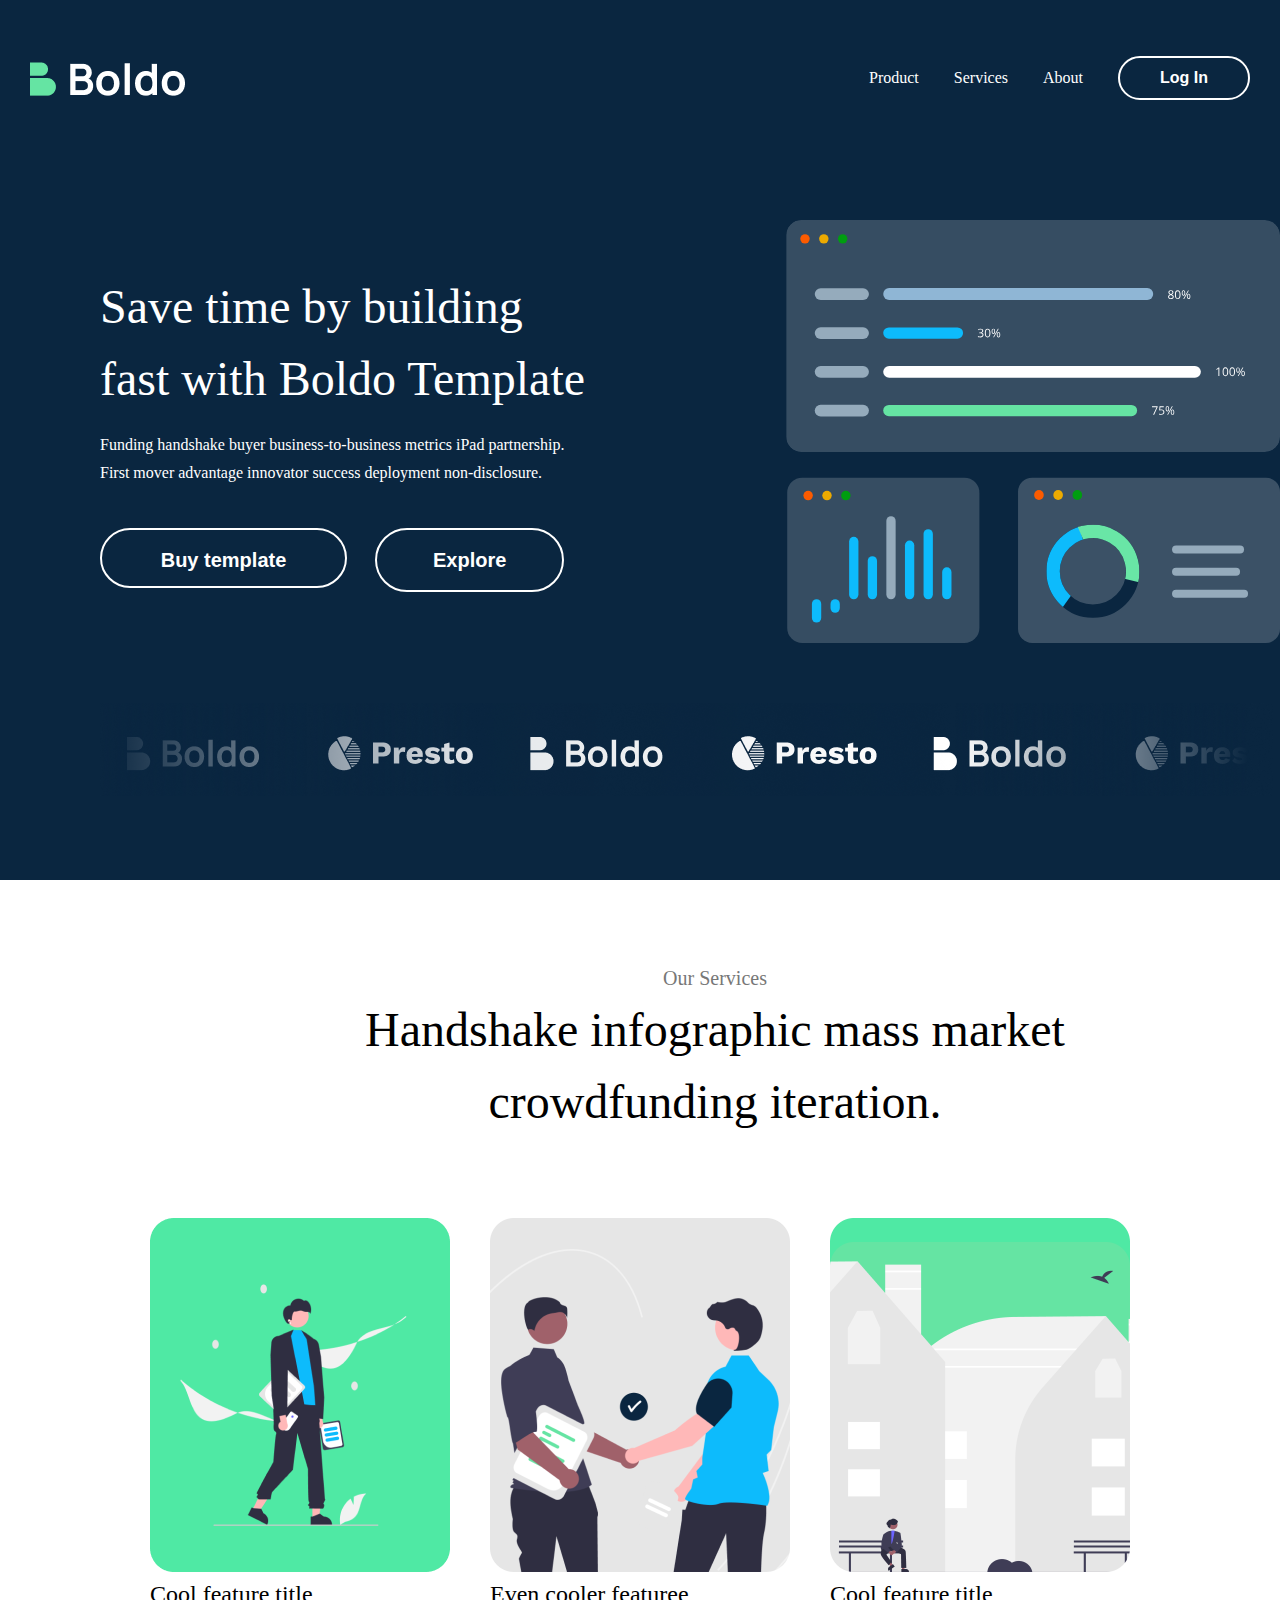
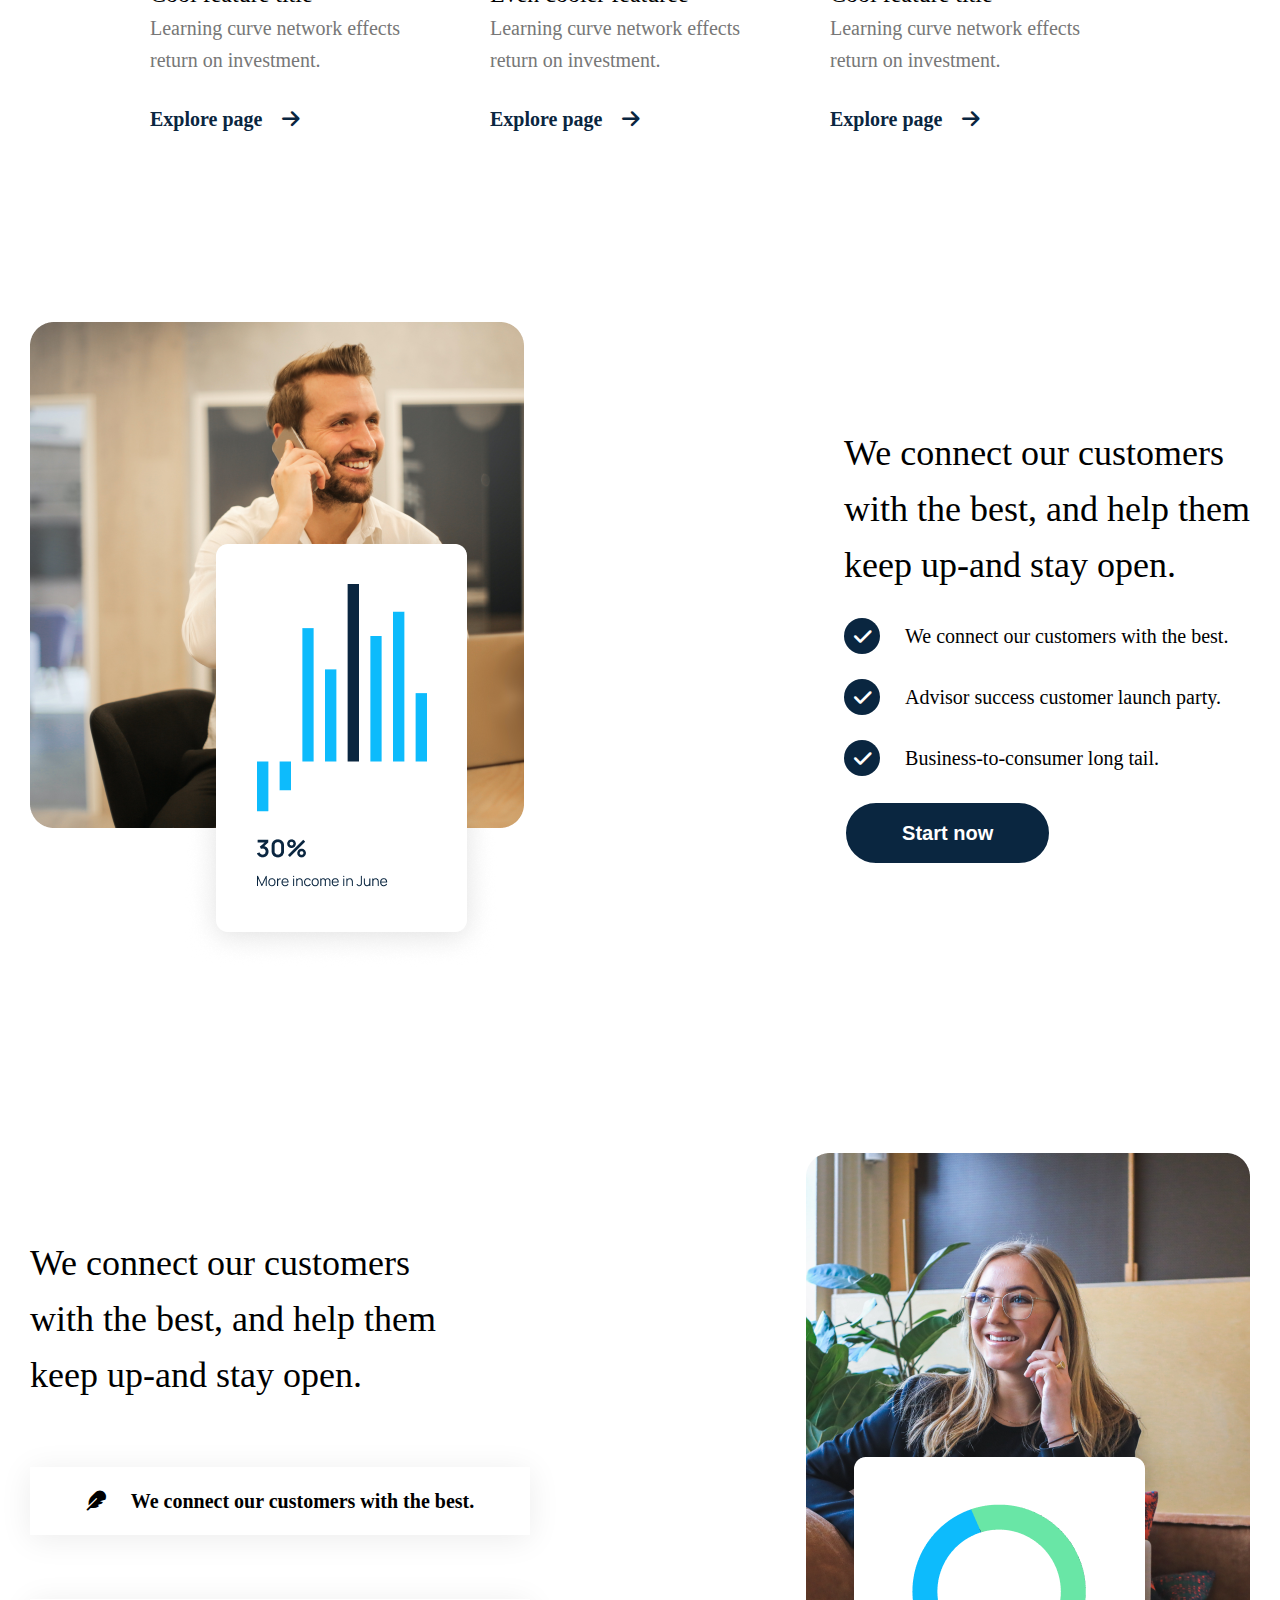
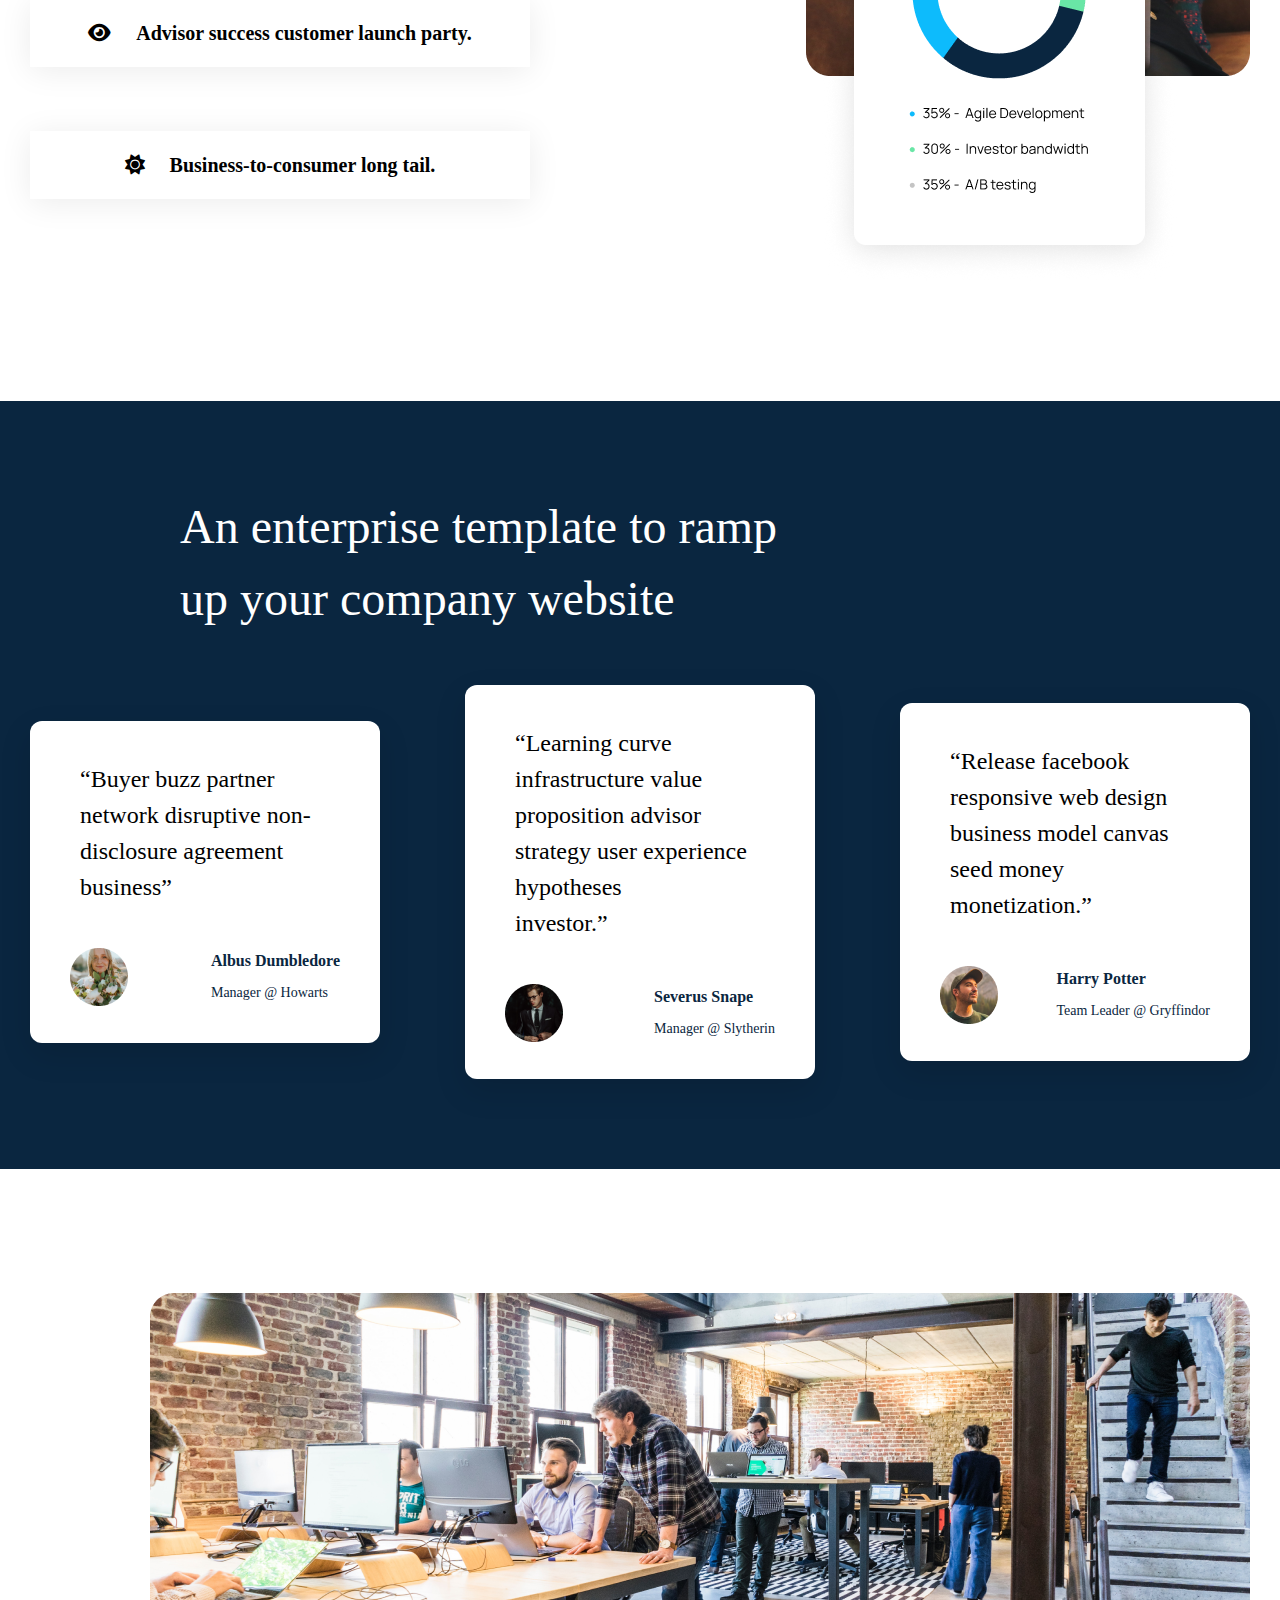
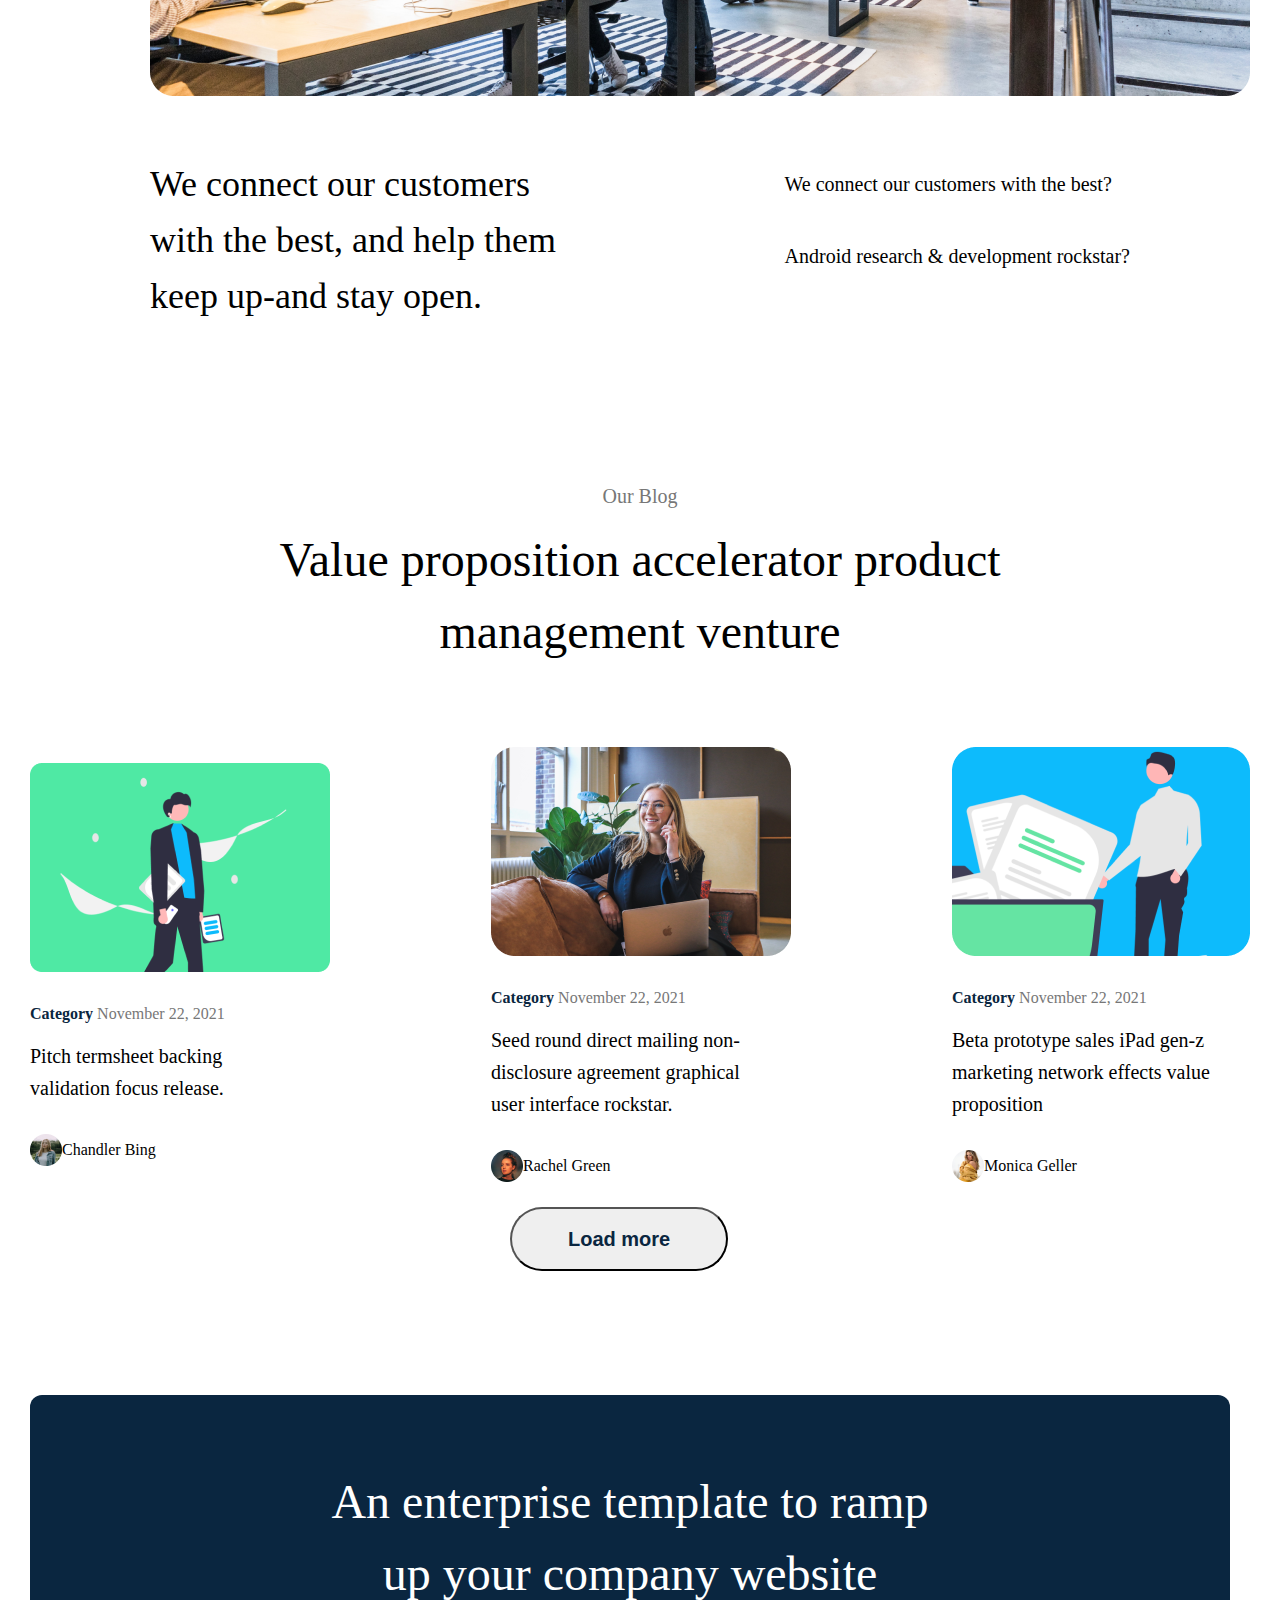
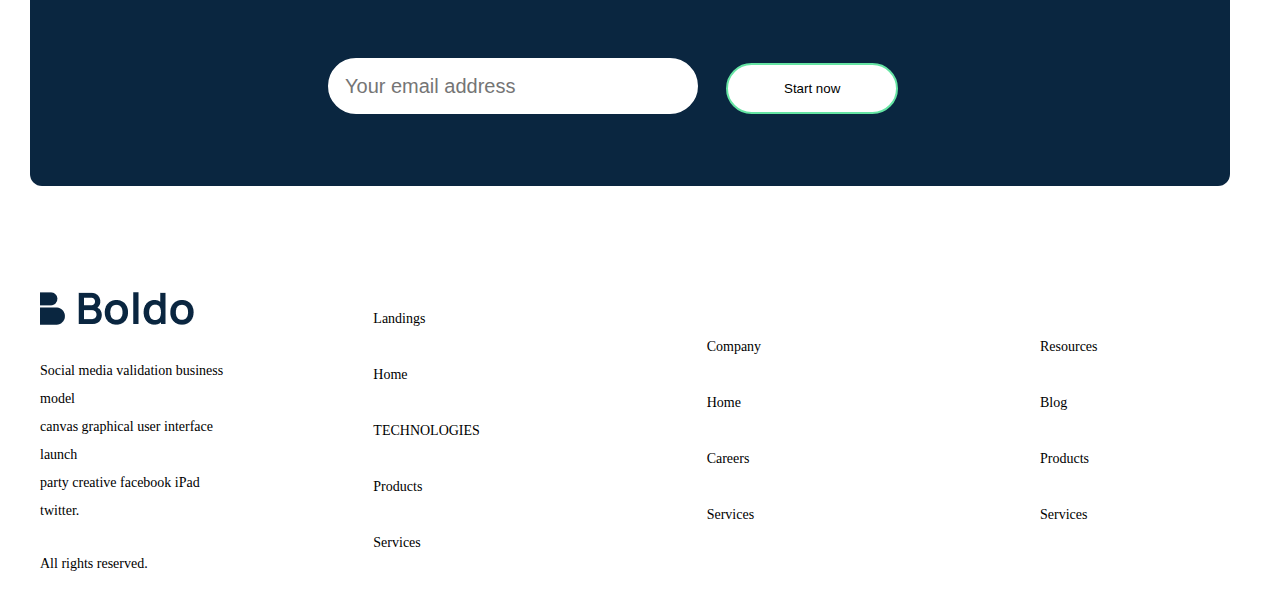
<file: index.html>
<!DOCTYPE html>
<html lang="en">

<head>
    <meta charset="UTF-8">
    <meta name="viewport" content="width=device-width, initial-scale=1.0">
    <title>Doniyor GAMER</title>
    <link rel="stylesheet" href="./style.css">
    <link href="https://unpkg.com/aos@2.3.1/dist/aos.css" rel="stylesheet">
    <link rel="stylesheet" href="https://cdnjs.cloudflare.com/ajax/libs/font-awesome/6.7.2/css/all.min.css"
        integrity="sha512-Evv84Mr4kqVGRNSgIGL/F/aIDqQb7xQ2vcrdIwxfjThSH8CSR7PBEakCr51Ck+w+/U6swU2Im1vVX0SVk9ABhg=="
        crossorigin="anonymous" referrerpolicy="no-referrer" />
</head>

<body>

    <header class="header01">
        <div class="container">
            <img src="./img/Logo (3).png" alt="" class="img01">
            <nav>
                <ul>
                    <li><a href="./index.html">Product</a></li>
                    <li><a href="./services.html">Services</a></li>
                    <li><a href="./about.html">About</a></li>
                    <button class="btn">Log In</button>
                </ul>
            </nav>
        </div>
    </header>
    <main>
        <section class="section01">
            <div class="container">
                <div class="displey-flex0110">

                    <div class="hero-text1">
                        <h1>Save time by building <br> fast with Boldo Template </h1>
                        <p>Funding handshake buyer business-to-business metrics iPad partnership. <br> First mover
                            advantage
                            innovator success deployment non-disclosure.</p>
                        <button class="btn1">Buy template</button>
                        <button class="btn2">Explore</button>
                    </div>
                    <img src="./img/hero graphics (1).svg" alt="">
                </div>
                <img src="./img/Logo Wall.png" alt="" style="margin-top: 60px;">
            </div>
        </section>
        <section class="section02">
            <div class="container">
                <h6>Our Services</h6>
                <h2>Handshake infographic mass market <br> crowdfunding iteration.</h2>
                <div class="card-ota-01">
                    <div class="card-bola-01">
                        <img src="./img/Rectangle 1270 (2).png" alt="">
                        <h3>Cool feature title</h3>
                        <h4>Learning curve network effects <br> return on investment.</h4>
                        <h5 style="margin-top: 25px;">Explore page<i class="fa-solid fa-arrow-right"
                                style="margin-left: 20px;"></i></h5>
                    </div>
                    <div class="card-bola-01">
                        <img src="./img/Rectangle 1270 (1).png" alt="">
                        <h3>Even cooler featuree</h3>
                        <h4>Learning curve network effects <br> return on investment.</h4>
                        <h5 style="margin-top: 25px;">Explore page<i class="fa-solid fa-arrow-right"
                                style="margin-left: 20px;"></i></h5>
                    </div>
                    <div class="card-bola-01">
                        <img src="./img/Rectangle 1270 (6).png" alt="">
                        <h3>Cool feature title</h3>
                        <h4>Learning curve network effects <br> return on investment.</h4>
                        <h5 style="margin-top: 25px;">Explore page<i class="fa-solid fa-arrow-right"
                                style="margin-left: 20px;"></i></h5>
                    </div>
                </div>
            </div>
        </section>
        <section class="section03">
            <div class="container">
                <div class="displey-flex02">
                    <img src="./img/Group 216.png" alt="">
                    <div class="hero-text02">
                        <h4>We connect our customers <br> with the best, and help them <br> keep up-and stay open.</h4>
                        <div class="mini-mini-box01">
                            <h6>
                                <div class="box-small"><i class="fa-solid fa-check"></i></div>We connect our customers
                                with the best.
                            </h6>
                            <h6>
                                <div class="box-small"><i class="fa-solid fa-check"></i></div>Advisor success customer
                                launch party.
                            </h6>
                            <h6>
                                <div class="box-small"><i class="fa-solid fa-check"></i></div>Business-to-consumer long
                                tail.
                            </h6>
                            <button class="btn3">Start now</button>
                        </div>
                    </div>

                </div>
                <div class="displey-flex02">

                    <div class="hero-text02">
                        <h4>We connect our customers <br> with the best, and help them <br> keep up-and stay open.</h4>
                        <div class="mini-mini-box02">
                            <h6><i class="fa-solid fa-feather"></i>We connect our customers with the best.</h6>
                        </div>
                        <div class="mini-mini-box02">
                            <h6><i class="fa-solid fa-eye"></i></i>Advisor success customer launch party.</h6>
                        </div>
                        <div class="mini-mini-box02">
                            <h6><i class="fa-solid fa-sun"></i></i>Business-to-consumer long tail.</h6>
                        </div>
                    </div>
                    <img src="./img/Group 281.png" alt="">

                </div>
            </div>
        </section>
        <section class="section04" style="margin-top: 120px;">
            <div class="container">
                <h1>An enterprise template to ramp <br> up your company website</h1>
                <div class="card-ota-0990">
                    <div class="card-bola0990">
                        <h4>“Buyer buzz partner <br> network disruptive non- <br>disclosure agreement <br> business”
                        </h4>
                        <div class="df09900990">
                            <img src="./img/Ellipse 4 (2).png" alt="">
                            <div>

                                <h5>Albus Dumbledore</h5>
                                <h6>Manager @ Howarts</h6>
                            </div>
                        </div>
                    </div>
                    <div class="card-bola0992">
                        <h4>“Learning curve <br> infrastructure value <br> proposition advisor <br> strategy user
                            experience hypotheses <br> investor.”</h4>
                        <div class="df09900990">
                            <img src="./img/Ellipse 4 (1).png" alt="">
                            <div>

                                <h5>Severus Snape</h5>
                                <h6>Manager @ Slytherin</h6>
                            </div>
                        </div>
                    </div>
                    <div class="card-bola0991">
                        <h4>“Release facebook <br> responsive web design <br> business model canvas <br> seed money <br>
                            monetization.”</h4>
                        <div class="df09900990">
                            <img src="./img/Ellipse 4.png" alt="">
                            <div>

                                <h5>Harry Potter</h5>
                                <h6>Team Leader @ Gryffindor</h6>
                            </div>
                        </div>
                    </div>

                </div>

            </div>
        </section>
        <section class="section05">
            <div class="container">
                <img src="./img/Image (1).png" alt="">
                <div class="hero-text05">
                    <h3>We connect our customers <br> with the best, and help them <br> keep up-and stay open.</h3>
                    <div>
                        <h4>We connect our customers with the best?</h4>
                        <h4>Android research & development rockstar? </h4>
                    </div>
                </div>
            </div>
        </section>
        <section class="section06">
            <div class="container">
                <h6 style="    font-size: 20px;
                font-weight: 400;
                line-height: 32px;
                text-align: center;
                color: #777777;">Our Blog</h6>
                <h3>Value proposition accelerator product <br> management venture</h3>
                <div class="card-ota0990123321">
                    <div class="card-bola0990123321">
                        <img src="./img/Rectangle 1270 (3).png" alt="" style="margin-top: 79px;">
                        <h5>Category <span>November 22, 2021</span></h5>
                        <h4>Pitch termsheet backing <br> validation focus release.</h4>
                        <div class="logo">
                            <img src="./img/Ellipse 10.png" alt="">
                            <h6>Chandler Bing</h6>
                        </div>
                    </div>
                    <div class="card-bola0990123321">
                        <img src="./img/Rectangle 1270 (4).png" alt="" style="margin-top: 79px;">
                        <h5>Category <span>November 22, 2021</span></h5>
                        <h4>Seed round direct mailing non- <br>disclosure agreement graphical <br> user interface
                            rockstar.</h4>
                        <div class="logo">
                            <img src="./img/Ellipse 10 (2).png" alt="">
                            <h6>Rachel Green</h6>
                        </div>
                    </div>
                    <div class="card-bola0990123321">
                        <img src="./img/Rectangle 1270 (5).png" alt="" style="margin-top: 79px;">
                        <h5>Category <span>November 22, 2021</span></h5>
                        <h4>Beta prototype sales iPad gen-z <br> marketing network effects value <br> proposition</h4>
                        <div class="logo">
                            <img src="./img/Ellipse 10 (1).png" alt="">
                            <h6>Monica Geller</h6>
                        </div>
                    </div>
                </div>
                <button class="btn4">Load more</button>
            </div>
        </section>
        <section class="section07">
            <div class="container">
                <div class="big-box0990123321">
                    <h1>An enterprise template to ramp <br> up your company website</h1>
                    <input type="text" placeholder="Your email address">
                    <button class="btn5">Start now</button>
                </div>
            </div>
        </section>
    </main>
    <footer class="ford" style="margin-top: 84px;">
        <div class="container ford12">
            <div class="footer-column">
           <img src="./img/Logo (4).png" alt="">
           <p>Social media validation business model <br> canvas graphical user interface launch <br> party creative facebook iPad twitter.</p>
           <p>All rights reserved.</p>

            </div>
            <div class="footer-column">
                <p><a href="#">Landings <br>
                        <br>
                        Home <br>
                        <br>
                        TECHNOLOGIES <br>
                        <br>
                        Products <br>
                        <br>
                        Services <br>
                        <br></a></p>

            </div>
            <div class="footer-column">
                <p><a href="#">Company <br>
                        <br>
                        Home <br>
                        <br>
                        Careers <br>
                        <br>
                        Services <br>
                        <br></a></p>

            </div>
            <div class="footer-column">
                <p><a href="#">Resources <br>
                        <br>
                        Blog <br>
                        <br>
                        Products <br>
                        <br>
                        Services <br>
                        <br></a></p>

            </div>
           
        </div>
    </footer>












    <script src="https://unpkg.com/aos@2.3.1/dist/aos.js"></script>
    <script>
        AOS.init();
    </script>
</body>

</html>
</file>
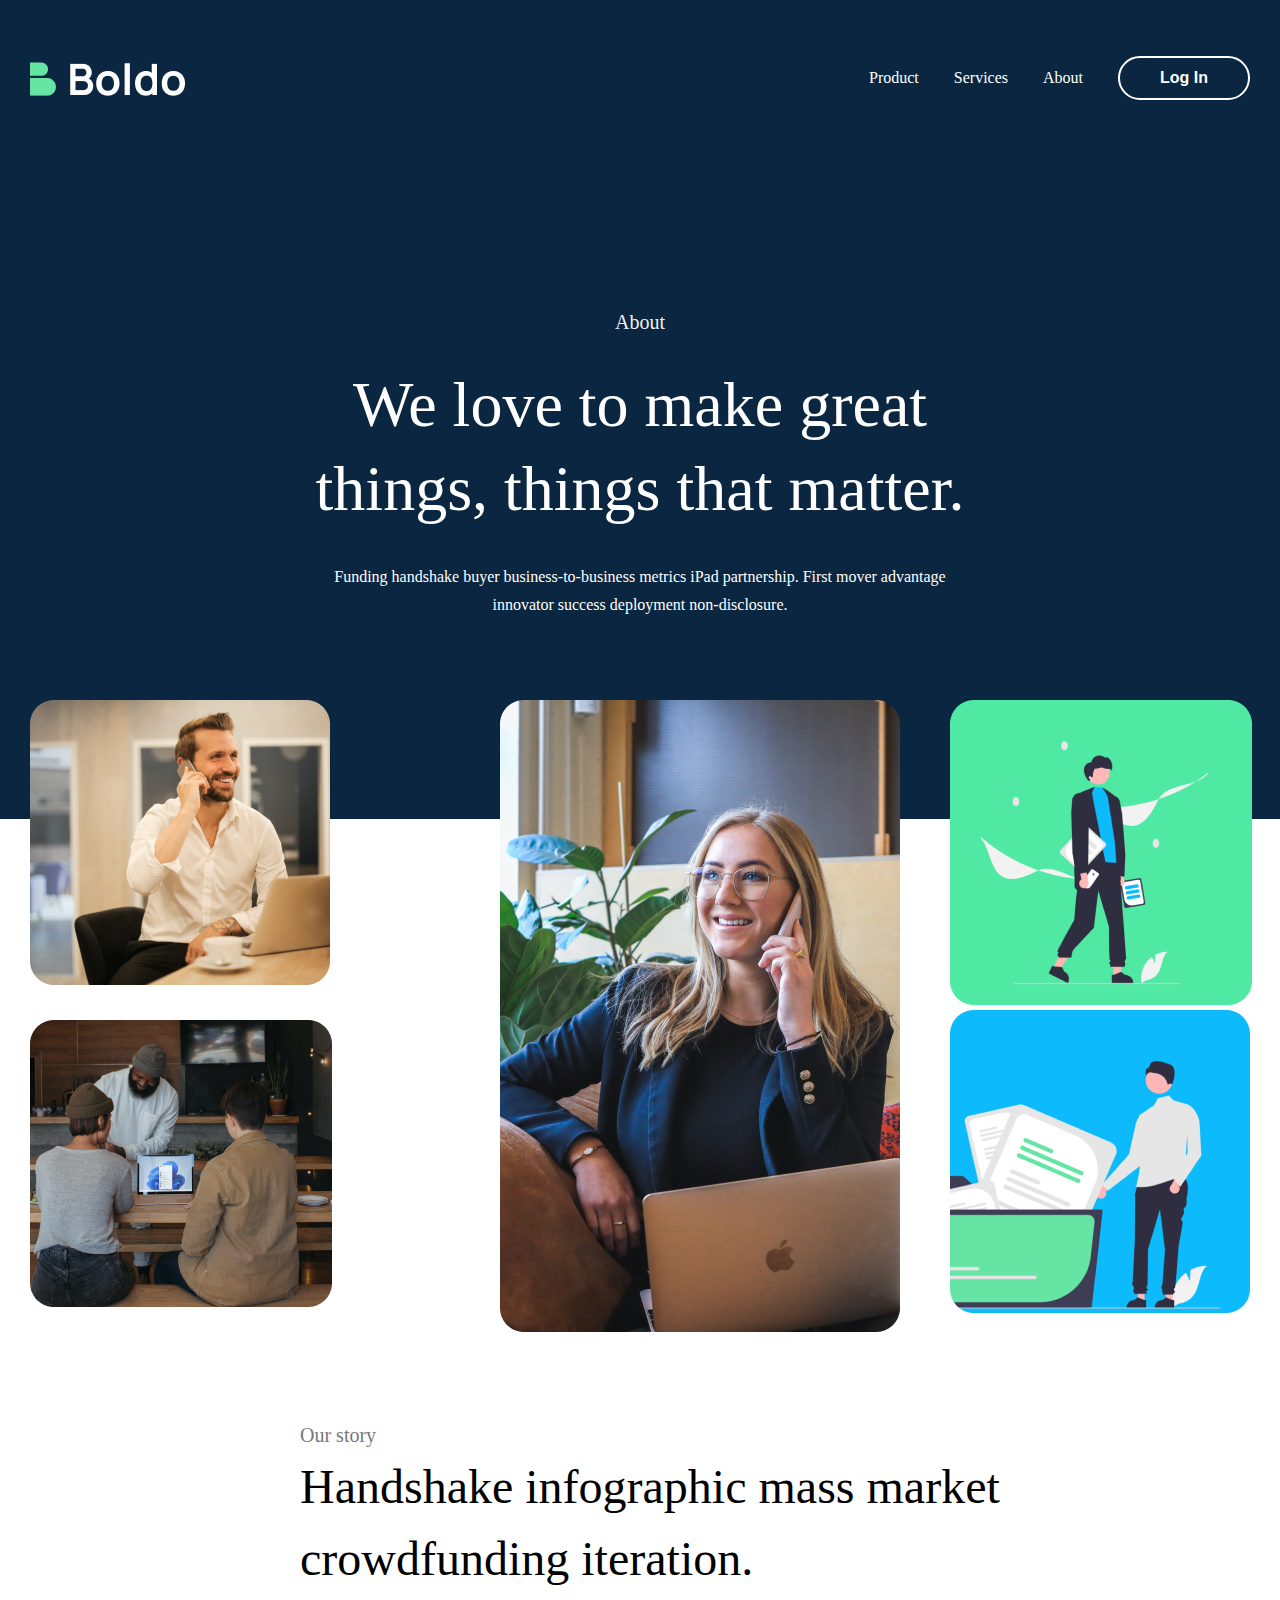
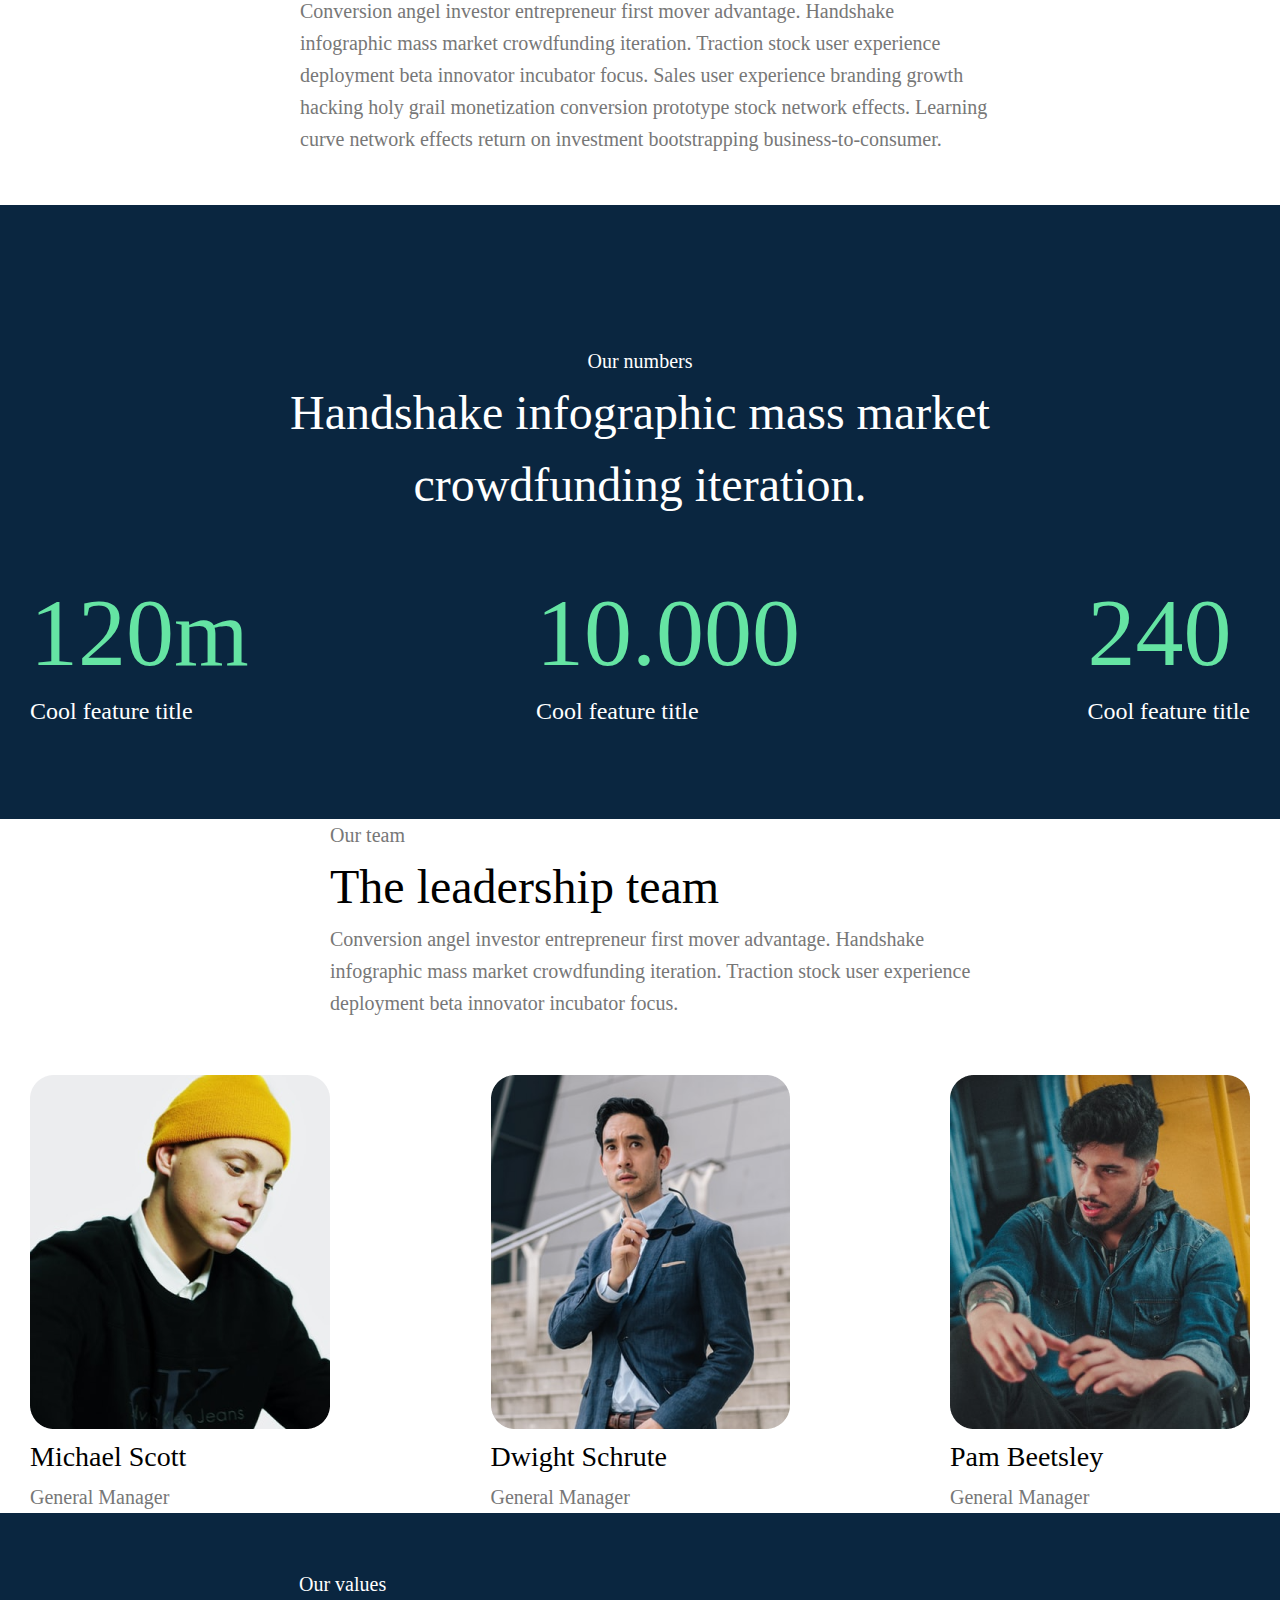
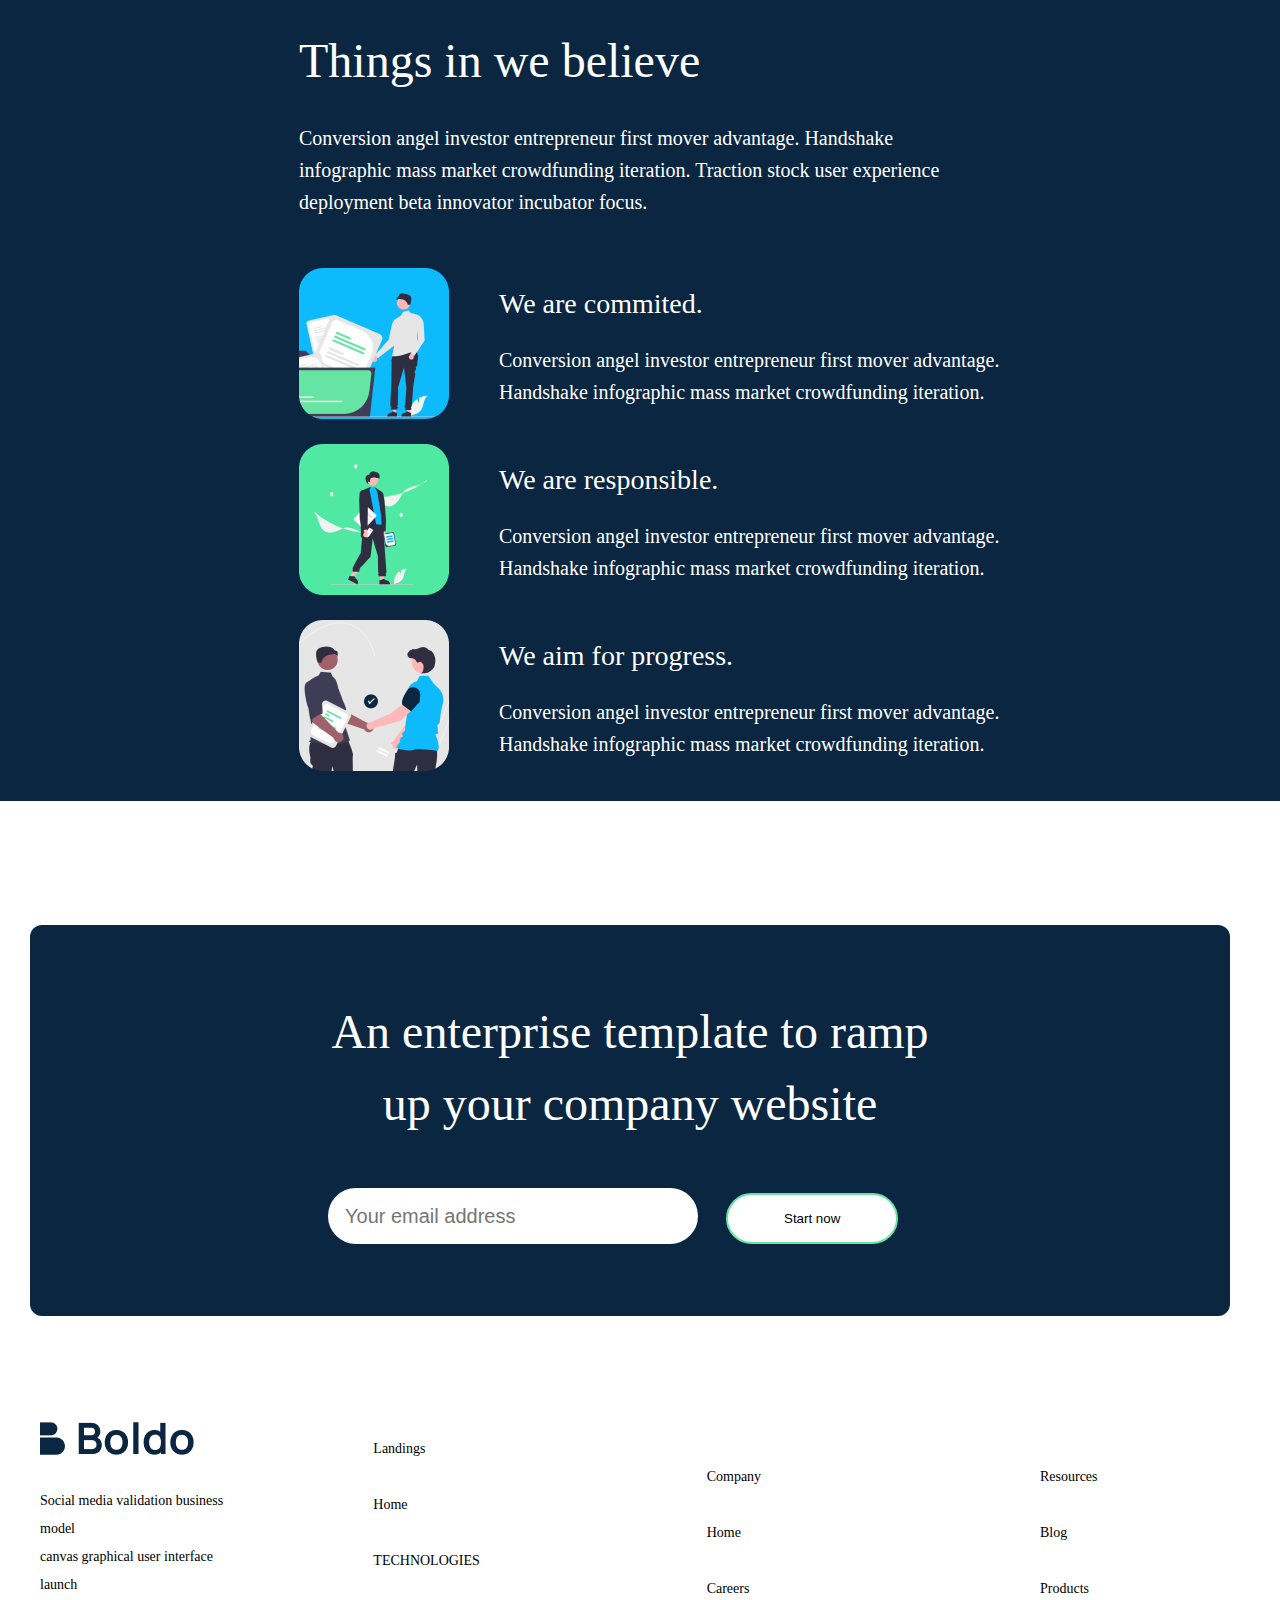
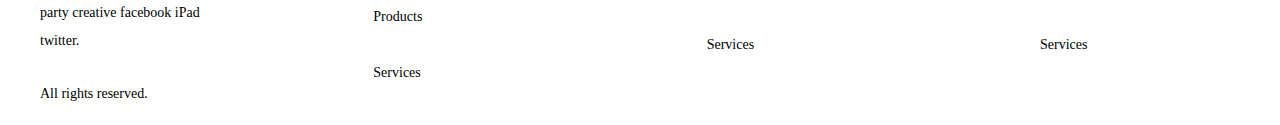
<file: about.html>
<!DOCTYPE html>
<html lang="en">

<head>
    <meta charset="UTF-8">
    <meta name="viewport" content="width=device-width, initial-scale=1.0">
    <title>Doniyor GAMER</title>
    <link rel="stylesheet" href="./style.css">
    <link href="https://unpkg.com/aos@2.3.1/dist/aos.css" rel="stylesheet">
    <link rel="stylesheet" href="https://cdnjs.cloudflare.com/ajax/libs/font-awesome/6.7.2/css/all.min.css"
        integrity="sha512-Evv84Mr4kqVGRNSgIGL/F/aIDqQb7xQ2vcrdIwxfjThSH8CSR7PBEakCr51Ck+w+/U6swU2Im1vVX0SVk9ABhg=="
        crossorigin="anonymous" referrerpolicy="no-referrer" />
</head>

<body>
    <header class="header01">
        <div class="container">
            <img src="./img/Logo (3).png" alt="" class="img01">
            <nav>
                <ul>
                    <li><a href="./index.html">Product</a></li>
                    <li><a href="./services.html">Services</a></li>
                    <li><a href="./about.html">About</a></li>
                    <button class="btn">Log In</button>
                </ul>
            </nav>
        </div>
    </header>
    <main>
        <section class="section008">
            <div class="section08">
                <div class="container">

                    <h4>About</h4>
                    <h1>We love to make great <br> things, things that matter.</h1>
                    <p>Funding handshake buyer business-to-business metrics iPad partnership. First mover advantage <br>
                        innovator success deployment non-disclosure.</p>
                </div>
            </div>
            <div class="container">



                <img src="./img/Rectangle 1270 (7).png" alt="" style="position: absolute; top: 700px; ">
                <img src="./img/Rectangle 1271.png" alt="" style="position: absolute; left: 500px; top: 700px; ">
                <img src="./img/Rectangle 1272.png" alt="" style="position: absolute; left: 950px; top: 700px; ">
                <img src="./img/Rectangle 1273.png" alt="" style="position: absolute; left: 950px; top: 1010px;">
                <img src="./img/Rectangle 1274.png" alt="" style="position: absolute; top: 1020px;">
            </div>
        </section>
        <section class="section09" style="margin-left: 300px; padding-top: 600px;">
            <div class="container">
                <h4>Our story</h4>
                <h2>Handshake infographic mass market <br> crowdfunding iteration.</h2>
                <p style="margin-bottom: 50px;">Conversion angel investor entrepreneur first mover advantage. Handshake
                    <br> infographic mass market
                    crowdfunding iteration. Traction stock user experience <br> deployment beta innovator incubator
                    focus. Sales user experience branding growth <br> hacking holy grail monetization conversion
                    prototype stock network effects. Learning <br> curve network effects return on investment
                    bootstrapping business-to-consumer.
                </p>
            </div>
        </section>
        <section class="section100">
            <div class="container">
                <h5 style="padding-top: 50px;">Our numbers</h5>
                <h4>Handshake infographic mass market <br> crowdfunding iteration.</h4>
                <div class="hero-text123321852258">
                    <div class="mini-hero-text123321">
                        <h2>120m</h2>
                        <h3>Cool feature title</h3>
                    </div>
                    <div class="mini-hero-text123321">
                        <h2>10.000</h2>
                        <h3>Cool feature title</h3>
                    </div>
                    <div class="mini-hero-text123321">
                        <h2>240</h2>
                        <h3>Cool feature title</h3>
                    </div>
                </div>
            </div>
        </section>
        <section class="section11">
            <div class="container">
                <h3>Our team</h3>
                <h4>The leadership team</h4>
                <p>Conversion angel investor entrepreneur first mover advantage. Handshake <br> infographic mass market
                    crowdfunding iteration. Traction stock user experience <br> deployment beta innovator incubator
                    focus. </p>
                <div class="box123321123321">
                    <div class="card123321123321963369">
                        <img src="./img/Image (3).png" alt="">
                        <h2>Michael Scott</h2>
                        <h6>General Manager</h6>
                    </div>
                    <div class="card123321123321963369">
                        <img src="./img/Image (4).png" alt="">
                        <h2>Dwight Schrute</h2>
                        <h6>General Manager</h6>
                    </div>
                    <div class="card123321123321963369">
                        <img src="./img/Image (5).png" alt="">
                        <h2>Pam Beetsley</h2>
                        <h6>General Manager</h6>
                    </div>
                </div>
            </div>
        </section>
        <section class="section12" style="padding-left: 299px;">
            <div class="container">
                <h3 style="padding-top: 25px;">Our values</h3>
                <h1 style="padding-top: 25px;">Things in we believe</h1>
                <p style="padding-top: 25px;
                padding-bottom: 25px;">Conversion angel investor entrepreneur first mover advantage. Handshake <br> infographic mass market
                    crowdfunding iteration. Traction stock user experience <br> deployment beta innovator incubator
                    focus. </p>
                <div class="df789987123321">
                    <img src="./img/Image (6).png" alt="">
                    <div class="hero-text789987123321">
                        <h2>We are commited.</h2>
                        <h6>Conversion angel investor entrepreneur first mover advantage. <br> Handshake infographic mass
                            market crowdfunding iteration. </h6>
                    </div>
                </div>
                <div class="df789987123321">
                    <img src="./img/Image (7).png" alt="">
                    <div class="hero-text789987123321">
                        <h2>We are responsible.</h2>
                        <h6>Conversion angel investor entrepreneur first mover advantage. <br> Handshake infographic mass
                            market crowdfunding iteration. </h6>
                    </div>
                </div>
                <div class="df789987123321">
                    <img src="./img/Image (8).png" alt="">
                    <div class="hero-text789987123321">
                        <h2>We aim for progress.</h2>
                        <h6>Conversion angel investor entrepreneur first mover advantage. <br> Handshake infographic mass
                            market crowdfunding iteration. </h6>
                    </div>
                </div>
            </div>
        </section>
        <section class="section07">
            <div class="container">
                <div class="big-box0990123321">
                    <h1>An enterprise template to ramp <br> up your company website</h1>
                    <input type="text" placeholder="Your email address">
                    <button class="btn5">Start now</button>
                </div>
            </div>
        </section>
    </main>
    <footer class="ford" style="margin-top: 84px;">
        <div class="container ford12">
            <div class="footer-column">
           <img src="./img/Logo (4).png" alt="">
           <p>Social media validation business model <br> canvas graphical user interface launch <br> party creative facebook iPad twitter.</p>
           <p>All rights reserved.</p>

            </div>
            <div class="footer-column">
                <p><a href="#">Landings <br>
                        <br>
                        Home <br>
                        <br>
                        TECHNOLOGIES <br>
                        <br>
                        Products <br>
                        <br>
                        Services <br>
                        <br></a></p>

            </div>
            <div class="footer-column">
                <p><a href="#">Company <br>
                        <br>
                        Home <br>
                        <br>
                        Careers <br>
                        <br>
                        Services <br>
                        <br></a></p>

            </div>
            <div class="footer-column">
                <p><a href="#">Resources <br>
                        <br>
                        Blog <br>
                        <br>
                        Products <br>
                        <br>
                        Services <br>
                        <br></a></p>

            </div>
           
        </div>
    </footer>











    <script src="https://unpkg.com/aos@2.3.1/dist/aos.js"></script>
    <script>
        AOS.init();
    </script>
</body>

</html>
</file>
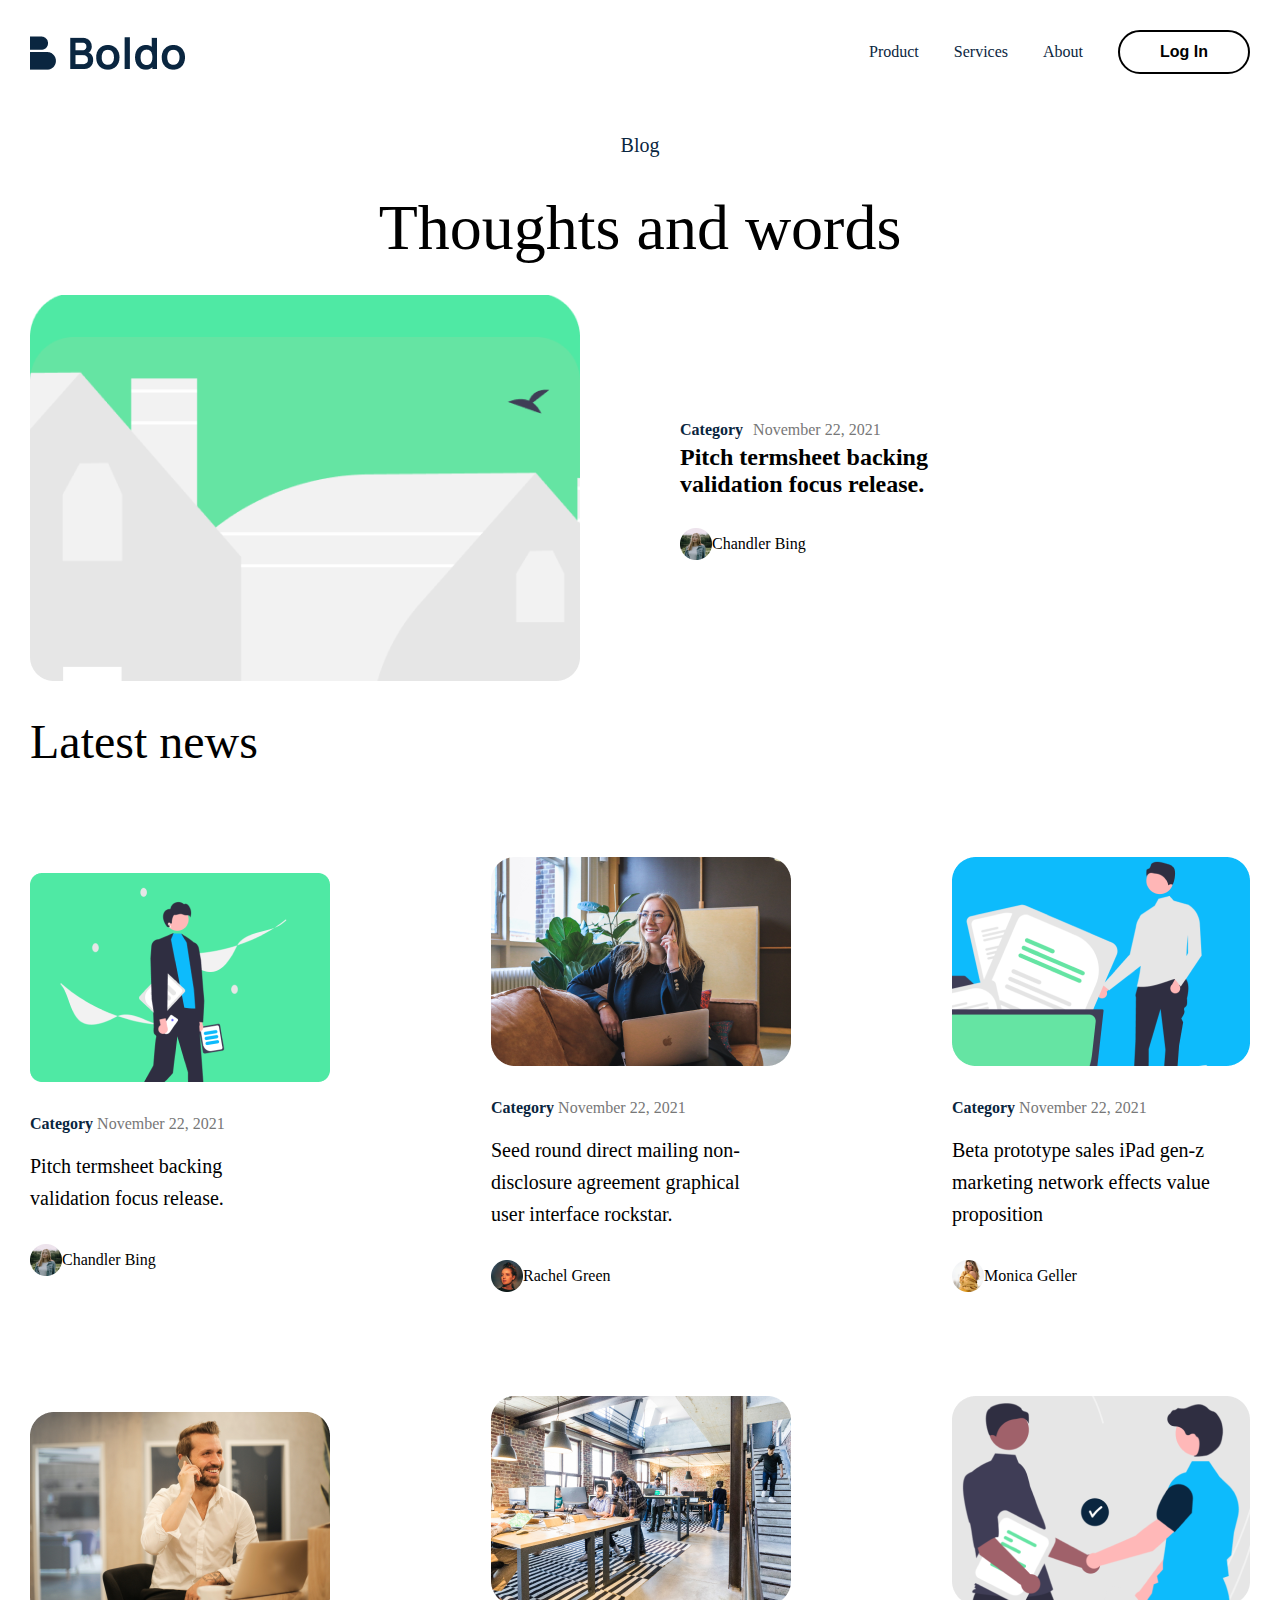
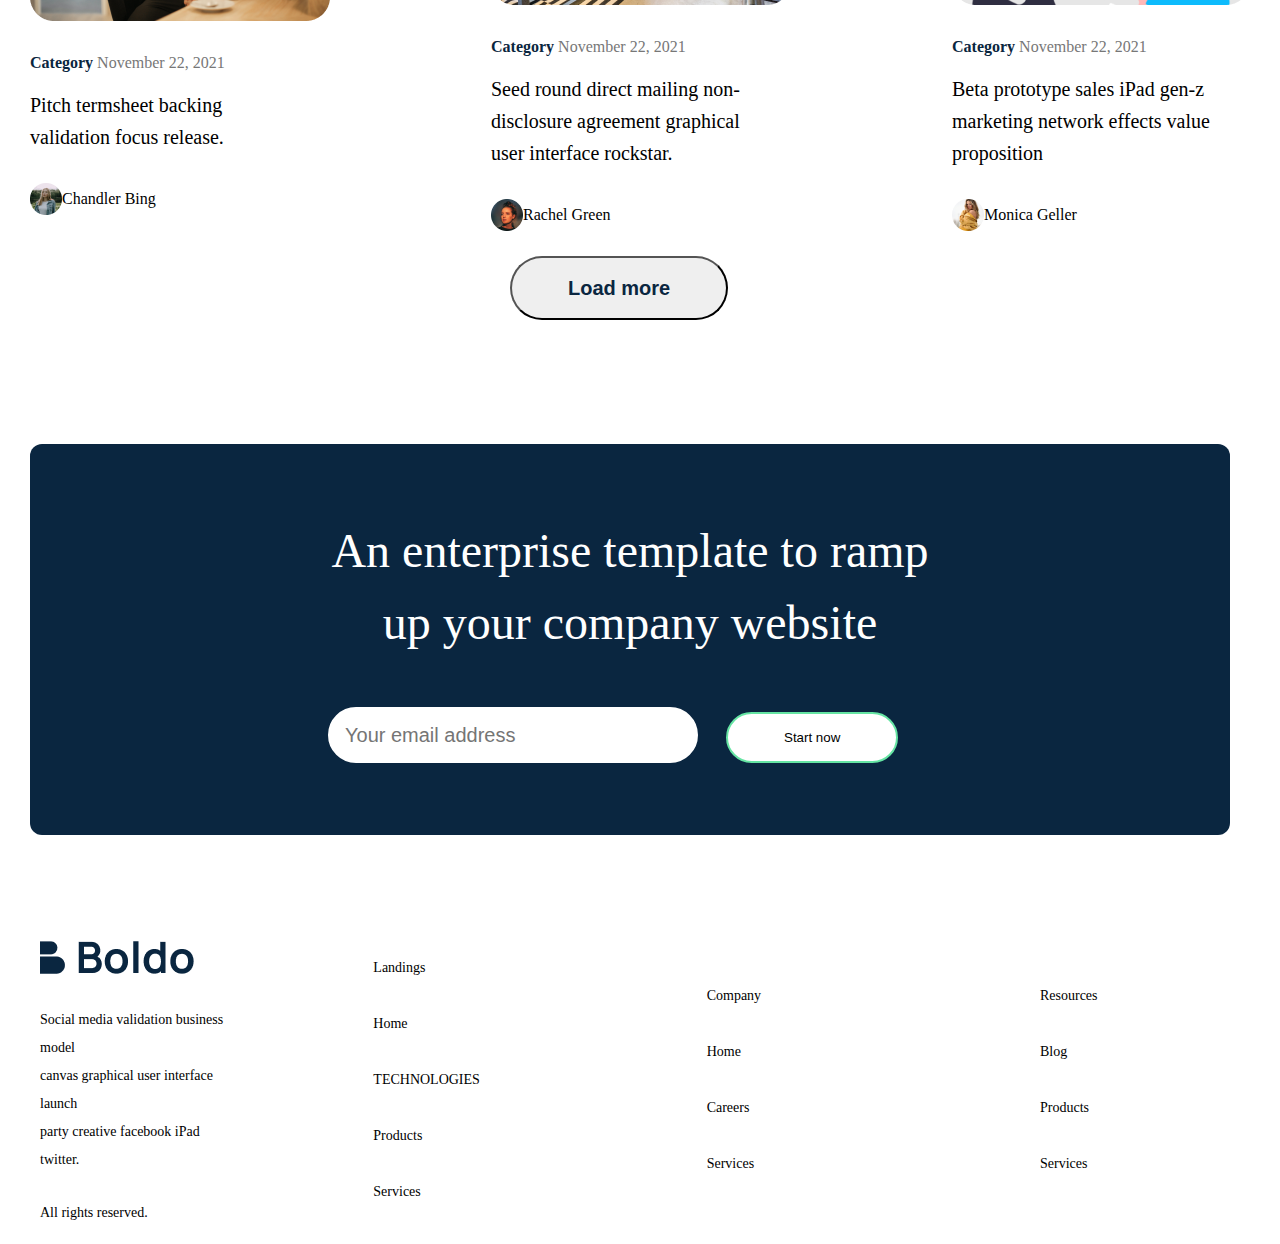
<file: services.html>
<!DOCTYPE html>
<html lang="en">

<head>
    <meta charset="UTF-8">
    <meta name="viewport" content="width=device-width, initial-scale=1.0">
    <title>Doniyor GAMER</title>
    <link rel="stylesheet" href="./style.css">
    <link href="https://unpkg.com/aos@2.3.1/dist/aos.css" rel="stylesheet">
    <link rel="stylesheet" href="https://cdnjs.cloudflare.com/ajax/libs/font-awesome/6.7.2/css/all.min.css"
        integrity="sha512-Evv84Mr4kqVGRNSgIGL/F/aIDqQb7xQ2vcrdIwxfjThSH8CSR7PBEakCr51Ck+w+/U6swU2Im1vVX0SVk9ABhg=="
        crossorigin="anonymous" referrerpolicy="no-referrer" />
</head>

<body>


    <header class="header02">
        <div class="container">
            <img src="./img/Logo (5).png" alt="" class="img01">
            <nav>
                <ul>
                    <li><a href="./index.html">Product</a></li>
                    <li><a href="./services.html">Services</a></li>
                    <li><a href="./about.html">About</a></li>
                    <button class="btn0990">Log In</button>
                </ul>
            </nav>
        </div>
    </header>
    <main>
        <section class="section14">
            <div class="container">
                <h4 style="text-align: center;">Blog</h4>
                <h1 style="text-align: center;">Thoughts and words</h1>
                <div class="df098890">
                    <img src="./img/Rectangle 1270 (8).png" alt="">
                    <div class="hero-text098890">
                        <div class="mini-hero-text-0990" style="display: flex; align-items: center;gap: 10px;">
                            <h5>Category</h5>
                            <h6>November 22, 2021</h6>
                        </div>
                        <h2>Pitch termsheet backing <br> validation focus release.</h2>
                        <div class="logo">
                            <img src="./img/Ellipse 10.png" alt="">
                            <h6>Chandler Bing</h6>
                        </div>

                    </div>
                </div>
            </div>
        </section>
        <section class="section15">
            <div class="container">
                <h4 style="    margin-top: 25px;
                font-size: 48px;
                font-weight: 400;
                line-height: 72px;
                color: #000000;">Latest news</h4>
                <div class="card-ota0990123321">
                    <div class="card-bola0990123321">
                        <img src="./img/Rectangle 1270 (3).png" alt="" style="margin-top: 79px;">
                        <h5>Category <span>November 22, 2021</span></h5>
                        <h4>Pitch termsheet backing <br> validation focus release.</h4>
                        <div class="logo">
                            <img src="./img/Ellipse 10.png" alt="">
                            <h6>Chandler Bing</h6>
                        </div>
                    </div>
                    <div class="card-bola0990123321">
                        <img src="./img/Rectangle 1270 (4).png" alt="" style="margin-top: 79px;">
                        <h5>Category <span>November 22, 2021</span></h5>
                        <h4>Seed round direct mailing non- <br>disclosure agreement graphical <br> user interface
                            rockstar.</h4>
                        <div class="logo">
                            <img src="./img/Ellipse 10 (2).png" alt="">
                            <h6>Rachel Green</h6>
                        </div>
                    </div>
                    <div class="card-bola0990123321">
                        <img src="./img/Rectangle 1270 (5).png" alt="" style="margin-top: 79px;">
                        <h5>Category <span>November 22, 2021</span></h5>
                        <h4>Beta prototype sales iPad gen-z <br> marketing network effects value <br> proposition</h4>
                        <div class="logo">
                            <img src="./img/Ellipse 10 (1).png" alt="">
                            <h6>Monica Geller</h6>
                        </div>
                    </div>
                    <div class="card-bola0990123321">
                        <img src="./img/Rectangle 1270 (9).png" alt="" style="margin-top: 79px;">
                        <h5>Category <span>November 22, 2021</span></h5>
                        <h4>Pitch termsheet backing <br> validation focus release.</h4>
                        <div class="logo">
                            <img src="./img/Ellipse 10.png" alt="">
                            <h6>Chandler Bing</h6>
                        </div>
                    </div>
                    <div class="card-bola0990123321">
                        <img src="./img/Rectangle 1270 (11).png" alt="" style="margin-top: 79px;">
                        <h5>Category <span>November 22, 2021</span></h5>
                        <h4>Seed round direct mailing non- <br>disclosure agreement graphical <br> user interface
                            rockstar.</h4>
                        <div class="logo">
                            <img src="./img/Ellipse 10 (2).png" alt="">
                            <h6>Rachel Green</h6>
                        </div>
                    </div>
                    <div class="card-bola0990123321">
                        <img src="./img/Rectangle 1270 (10).png" alt="" style="margin-top: 79px;">
                        <h5>Category <span>November 22, 2021</span></h5>
                        <h4>Beta prototype sales iPad gen-z <br> marketing network effects value <br> proposition</h4>
                        <div class="logo">
                            <img src="./img/Ellipse 10 (1).png" alt="">
                            <h6>Monica Geller</h6>
                        </div>
                    </div>
                </div>
                <button class="btn4" style="margin-top: 25px;">Load more</button>
            </div>
        </section>
        <section class="section07">
            <div class="container">
                <div class="big-box0990123321">
                    <h1>An enterprise template to ramp <br> up your company website</h1>
                    <input type="text" placeholder="Your email address">
                    <button class="btn5">Start now</button>
                </div>
            </div>
        </section>
    </main>
    <footer class="ford" style="margin-top: 84px;">
        <div class="container ford12">
            <div class="footer-column">
           <img src="./img/Logo (4).png" alt="">
           <p>Social media validation business model <br> canvas graphical user interface launch <br> party creative facebook iPad twitter.</p>
           <p>All rights reserved.</p>

            </div>
            <div class="footer-column">
                <p><a href="#">Landings <br>
                        <br>
                        Home <br>
                        <br>
                        TECHNOLOGIES <br>
                        <br>
                        Products <br>
                        <br>
                        Services <br>
                        <br></a></p>

            </div>
            <div class="footer-column">
                <p><a href="#">Company <br>
                        <br>
                        Home <br>
                        <br>
                        Careers <br>
                        <br>
                        Services <br>
                        <br></a></p>

            </div>
            <div class="footer-column">
                <p><a href="#">Resources <br>
                        <br>
                        Blog <br>
                        <br>
                        Products <br>
                        <br>
                        Services <br>
                        <br></a></p>

            </div>
           
        </div>
    </footer>








    <script src="https://unpkg.com/aos@2.3.1/dist/aos.js"></script>
    <script>
        AOS.init();
    </script>
</body>

</html>
</file>
<file: style.css>
* {
    margin: 0;
    padding: 0;
    box-sizing: border-box;
}

.container {
    max-width: 1220px;
    margin: 0 auto;
}

.header01 {
    background: #0A2640;
    padding: 56px 0;
}

header .container {
    display: flex;
    align-items: center;
    justify-content: space-between;
}

header nav ul {
    display: flex;
    align-items: center;
    justify-content: space-between;
    gap: 35px;
    text-decoration: none;
    list-style: none;
}

header nav ul li a {
    text-decoration: none;
    list-style: none;
    color: white;
}

.btn {
    width: Hug (128px)px;
    height: Hug (40px)px;
    padding: 8px 40px 8px 40px;
    gap: 8px;
    border-radius: 24px;
    border: 2px 0px 0px 0px;
    opacity: 0px;
    font-size: 16px;
    font-weight: 700;
    line-height: 24px;
    text-align: center;
    border: 2px solid #FFFFFF;
    background: inherit;
    color: white;
    transition: 1s;
}

header nav ul li a:hover {
    color: green;
    font-size: 20px;
}

.btn:hover {
    background: #65E4A3;
    color: #0A2640;
    border: none;
}

.section01 {
    background-color: #0A2640;
    padding: 80px 0;
    padding-left: 100px;
    padding-top: 64px;
}

.hero-text1 h1 {
    font-size: 48px;
    font-weight: 400;
    line-height: 72px;
    text-align: left;
    color: white;
}

.hero-text1 p {
    margin-top: 16px;
    font-size: 16px;
    font-weight: 400;
    line-height: 28px;
    text-align: left;
    color: white;
}

.btn1 {
    margin-top: 41px;
    width: 247px;
    height: 60px;
    padding: 16px 56px 16px 56px;
    gap: 8px;
    border-radius: 56px;
    border: 2px 0px 0px 0px;
    font-size: 20px;
    font-weight: 700;
    line-height: 28px;
    text-align: center;
    border: 2px solid #FFFFFF;
    background: inherit;
    color: white;
    transition: 1s;
}

.btn1:hover {
    background: #65E4A3;
    color: #0A2640;
    border: none;
}

.btn2 {
    margin-top: 41px;
    margin-left: 24px;
    width: Hug (187px)px;
    height: Hug (60px)px;
    padding: 16px 56px 16px 56px;
    gap: 8px;
    border-radius: 56px;
    border: 2px 0px 0px 0px;
    opacity: 0px;
    border: 2px solid #FFFFFF;
    font-size: 20px;
    font-weight: 700;
    line-height: 28px;
    text-align: center;
    color: #FFFFFF;
    background: inherit;
    transition: 1s;
}

.btn2:hover {
    background: #65E4A3;
    color: #0A2640;
    border: none;
}

.displey-flex0110 {
    display: flex;
    align-items: center;
    justify-content: space-between;
    gap: 35px;
}

.section02 h6 {
    text-align: center;
    font-size: 20px;
    font-weight: 400;
    line-height: 32px;
    color: #777777;
}

.section02 {
    margin-top: 82px;
    margin-left: 150px;
}

.section02 h2 {
    font-size: 48px;
    font-weight: 400;
    line-height: 72px;
    text-align: center;
    color: black;
}

.card-bola-01 h3 {
    font-size: 24px;
    font-weight: 400;
    line-height: 36px;
    text-align: left;
    text-underline-position: from-font;
    text-decoration-skip-ink: none;
    color: black;
}

.card-bola-01 h4 {
    font-size: 20px;
    font-weight: 400;
    line-height: 32px;
    color: #777777;
}

.card-bola-01 h5 {
    font-size: 20px;
    font-weight: 700;
    line-height: 36px;
    color: #0A2640;
}

.card-ota-01 {
    display: flex;
    align-items: center;
    justify-content: space-between;
    gap: 30px;
    margin-right: 150px;
    margin-top: 80px;
}

.hero-text02 h4 {
    font-size: 36px;
    font-weight: 400;
    line-height: 56px;
    color: black;
}

.mini-mini-box01 h6 {
    margin-top: 25px;
    font-size: 20px;
    font-weight: 400;
    line-height: 32px;
    color: black;
    display: flex;
    align-items: center;
    gap: 25px;
}

.displey-flex02 {
    display: flex;
    align-items: center;
    justify-content: space-between;
    gap: 25px;
    margin-top: 185px;
}

.box-small {
    width: 36px;
    height: 36px;
    top: 1px;
    gap: 0px;
    opacity: 0px;
    background: #0A2640;
    border-radius: 25px;
}

.box-small i {
    color: white;
    margin-left: 10px;
    margin-top: 9px;
}

.btn3 {
    width: Hug (210px)px;
    height: Hug (60px)px;
    padding: 16px 56px 16px 56px;
    gap: 8px;
    border-radius: 56px;
    opacity: 0px;
    font-size: 20px;
    font-weight: 700;
    line-height: 28px;
    text-align: center;
    color: white;
    background-color: #0A2640;
    border: 2px solid #FFFFFF;
    margin-top: 25px;
    transition: 1s;
}

.btn3:hover {
    background: #65E4A3;
    color: #0A2640;
    border: none;
}

.mini-mini-box02 {
    width: 500px;
    height: 68px;
    top: 3062px;
    left: 150px;
    gap: 0px;
    opacity: 0px;
    background-color: white;
    box-shadow: 0px 4px 32px 0px #00000014;
    text-align: center;
    margin-top: 64px;
    transition: 1s;
}

.mini-mini-box02 h6 {
    padding-top: 20px;
    font-size: 20px;
    font-weight: 600;
    line-height: 28px;
    color: #000000;
    transition: 1s;
}

.mini-mini-box02 i {
    margin-right: 25px;
}

.mini-mini-box02:hover {
    background-color: #0A2640;
    color: white;
}

.mini-mini-box02 h6:hover {
    color: white;
}

.section04 {
    background-color: #0A2640;
    padding: 90px 0;
}

.section04 h1 {
    font-size: 48px;
    font-weight: 400;
    line-height: 72px;
    margin-left: 150px;
    color: white;
}

.card-bola0990 {
    width: 350px;
    height: 322px;
    top: 3755px;
    left: 150px;
    padding: 40px 0px 0px 0px;
    gap: 40px;
    border-radius: 12px;
    opacity: 0px;
    box-shadow: 0px 12px 32px 0px #0000001F;
    background-color: white;
}

.card-bola0990 h4 {
    font-size: 24px;
    font-weight: 400;
    line-height: 36px;
    color: black;
    margin-left: 50px;
    margin-right: 40px;
}

.df09900990 {
    display: flex;
    align-items: center;
    justify-content: space-between;
    margin-left: 40px;
    margin-right: 40px;
    margin-top: 40px;
}

.df09900990 h5 {
    font-size: 16px;
    font-weight: 700;
    line-height: 32px;
    color: #0A2640;
}

.df09900990 h6 {
    font-size: 14px;
    font-weight: 400;
    line-height: 32px;
    color: #0A2640;
}

.card-bola0992 {
    width: 350px;
    height: 394px;
    top: 3755px;
    left: 522px;
    padding: 40px 0px 0px 0px;
    gap: 40px;
    border-radius: 12px;
    opacity: 0px;
    box-shadow: 0px 12px 32px 0px #0000001F;
    background-color: white;
}

.card-bola0992 h4 {
    font-size: 24px;
    font-weight: 400;
    line-height: 36px;
    color: black;
    margin-left: 50px;
    margin-right: 40px;
}

.card-bola0991 h4 {
    font-size: 24px;
    font-weight: 400;
    line-height: 36px;
    color: black;
    margin-left: 50px;
    margin-right: 40px;
}

.card-bola0991 {
    width: 350px;
    height: 358px;
    top: 3755px;
    left: 894px;
    padding: 40px 0px 0px 0px;
    gap: 40px;
    border-radius: 12px;
    opacity: 0px;
    box-shadow: 0px 12px 32px 0px #0000001F;
    background-color: white;
}

.card-ota-0990 {
    display: flex;
    align-items: center;
    justify-content: space-between;
    gap: 25px;
    margin-top: 50px;
}

.hero-text05 h3 {
    font-size: 36px;
    font-weight: 400;
    line-height: 56px;
    color: black;
}

.hero-text05 h4 {
    margin-bottom: 40px;
    font-size: 20px;
    font-weight: 400;
    line-height: 32px;
    color: black;
}

.hero-text05 {
    display: flex;
    align-items: center;
    justify-content: space-between;
    gap: 35px;
    margin-top: 50px;
}

.section05 {
    margin-top: 124px;
    margin-left: 150px;
    margin-right: 150px;
}

.section05 .hero-text05 {
    margin-top: 56px;
}

.section06 {
    margin-top: 156px;
}



.section06 h3 {
    margin-top: 12px;
    font-size: 48px;
    font-weight: 400;
    line-height: 72px;
    text-align: center;
    color: black;
}

.card-bola0990123321 h5 {
    margin-top: 24px;
    font-size: 16px;
    font-weight: 700;
    line-height: 28px;
    text-align: left;
    color: #0A2640;
}

.card-bola0990123321 h5 span {
    font-size: 16px;
    font-weight: 400;
    line-height: 28px;
    color: #777777;
}

.card-bola0990123321 h4 {
    margin-top: 12px;
    font-size: 20px;
    font-weight: 400;
    line-height: 32px;
    color: black;

}

.logo h6 {
    font-size: 16px;
    font-weight: 400;
    line-height: 28px;
    color: black;
}

.logo {
    margin-top: 30px;
    display: flex;
    align-items: center;
}

.btn4 {
    margin-top: 25px;
    width: Hug (219px)px;
    height: Hug (60px)px;
    top: 5921px;
    left: 591px;
    padding: 16px 56px 16px 56px;
    gap: 8px;
    border-radius: 56px;
    border: 2px 0px 0px 0px;
    opacity: 0px;
    font-size: 20px;
    font-weight: 700;
    line-height: 28px;
    text-align: center;
    color: #0A2640;
    margin-left: 480px;
    transition: 1s;
}

.card-ota0990123321 {
    display: flex;
    align-items: center;
    justify-content: space-between;
    gap: 25px;
    flex-wrap: wrap;
}

.btn4:hover {
    color: white;
    border: none;
    background-color: #0A2640;
}

.big-box0990123321 {
    width: 1200px;
    height: 391px;
    gap: 0px;
    border-radius: 12px;
    opacity: 0px;
    background: #0A2640;
    margin-top: 124px;
}

.big-box0990123321 h1 {
    padding-top: 71px;
    font-size: 48px;
    font-weight: 400;
    line-height: 72px;
    text-align: center;
    color: white;
}

.big-box0990123321 input {
    margin-top: 48px;
    width: 370px;
    height: 56px;
    top: 261px;
    left: 298px;
    gap: 0px;
    border-radius: 240px;
    border: 2px 0px 0px 0px;
    opacity: 0px;
    border: 2px solid #FFFFFF;
    background-color: white;
    font-size: 20px;
    font-weight: 400;
    line-height: 32px;
    text-align: left;
    padding-left: 15px;
    color: #000000;
    margin-left: 298px;
}

.btn5 {
    margin-top: 48px;
    margin-left: 24px;
    width: Hug (210px)px;
    height: Hug (60px)px;
    top: 259px;
    left: 692px;
    padding: 16px 56px 16px 56px;
    gap: 8px;
    border-radius: 56px;
    background: white;
    border: 2px solid #65E4A3;
    border: 2px 0px 0px 0px;
    opacity: 0px;
    color: black;
    transition: 1s;
}

.btn5:hover {
    background-color: #65E4A3;
    color: white;
}

.footer-column {
    flex: 1;
    margin: 10px;
    max-width: 200px;

}

.footer-column p {
    font-size: 16px;
    font-weight: 400;
    line-height: 28px;
    color: #777777;
    margin-top: 25px;
}

.footer-column h4 {
    margin-bottom: 15px;
    font-size: 16px;
    text-transform: uppercase;
    color: black;
}

.footer-column p,
.footer-column a {
    font-size: 14px;
    color: black;
    text-decoration: none;
}

.footer-column a:hover {
    color: black;
}

.ford12 {
    display: flex;
    align-items: center;
    justify-content: space-between;
}

.footer-column i {
    color: #433D60;
}

.section08 {
    background-color: #0A2640;
    padding: 150px 0;
    position: relative;
}

.section08 h4 {
    font-size: 20px;
    font-weight: 400;
    line-height: 32px;
    text-align: center;
    color: #F1F1F1;
    margin-bottom: 25px;
}

.section08 h1 {
    font-size: 64px;
    font-weight: 400;
    line-height: 84px;
    text-align: center;
    color: white;
    margin-bottom: 25px;
}

.section08 p {
    margin-top: 32px;
    font-size: 16px;
    font-weight: 400;
    line-height: 28px;
    text-align: center;
    color: white;
    padding-bottom: 50px;
}

.section09 h4 {
    font-size: 20px;
    font-weight: 400;
    line-height: 32px;
    text-align: left;
    color: #777777;
}

.section09 h2 {
    font-size: 48px;
    font-weight: 400;
    line-height: 72px;
    text-align: left;
    color: black;
}

.section09 p {
    font-size: 20px;
    font-weight: 400;
    line-height: 32px;
    text-align: left;
    color: #777777;
}

.section100 {
    background-color: #0A2640;
    padding: 90px 0;
}

.section100 h5 {
    font-size: 20px;
    font-weight: 400;
    line-height: 32px;
    text-align: center;
    color: white;
}

.section100 h4 {
    font-size: 48px;
    font-weight: 400;
    line-height: 72px;
    text-align: center;
    color: #FFFFFF;
}

.mini-hero-text123321 h2 {
    font-size: 96px;
    font-weight: 400;
    line-height: 56px;
    color: #65E4A3;
}

.mini-hero-text123321 h3 {
    font-size: 24px;
    font-weight: 400;
    line-height: 36px;
    margin-top: 32px;
    color: white;
}

.hero-text123321852258 {
    display: flex;
    align-items: center;
    justify-content: space-between;
    margin-top: 84px;
}

.section11 h3 {
    font-size: 20px;
    font-weight: 400;
    line-height: 32px;
    color: #777777;
    margin-left: 300px;
}

.section11 h4 {
    font-size: 48px;
    font-weight: 400;
    line-height: 72px;
    color: black;
    margin-left: 300px;
}

.section11 p {
    font-size: 20px;
    font-weight: 400;
    line-height: 32px;
    text-align: left;
    color: #777777;
    margin-left: 300px;
}

.card123321123321963369 h2 {
    font-size: 28px;
    font-weight: 400;
    line-height: 48px;
    color: #000000;
}

.card123321123321963369 h6 {

    font-size: 20px;
    font-weight: 400;
    line-height: 32px;
    color: #777777;
}

.card123321123321963369 {
    margin-top: 56px;
}

.box123321123321 {
    display: flex;
    align-items: center;
    justify-content: space-between;
    gap: 25px;
}

.section12 {
    background-color: #0A2640;
    padding: 30px 0;
}

.section12 h3 {
    font-size: 20px;
    font-weight: 400;
    line-height: 32px;
    color: white;
}

.section12 h1 {
    font-size: 48px;
    font-weight: 400;
    line-height: 72px;
    color: white;
}

.section12 p {
    font-size: 20px;
    font-weight: 400;
    line-height: 32px;
    color: white;
}

.hero-text789987123321 h2 {
    font-size: 28px;
    font-weight: 400;
    line-height: 48px;
    color: white;
}

.hero-text789987123321 h6 {
    font-size: 20px;
    font-weight: 400;
    line-height: 32px;
    color: white;
    margin-top: 16px;
}

.df789987123321 {
    display: flex;
    align-items: center;
    gap: 50px;
    padding-top: 25px;

}


.header02 .container {
    display: flex;
    align-items: center;
    justify-content: space-between;
}

.header02 {
    padding: 30px 0;
}

.header02 nav ul {
    display: flex;
    align-items: center;
    justify-content: space-between;
    gap: 35px;
    text-decoration: none;
    list-style: none;
}

.header02 nav ul li a {
    text-decoration: none;
    list-style: none;
    color: #0A2640;
}

.btn0990 {
    width: Hug (128px)px;
    height: Hug (40px)px;
    padding: 8px 40px 8px 40px;
    gap: 8px;
    border-radius: 24px;
    border: 2px 0px 0px 0px;
    opacity: 0px;
    font-size: 16px;
    font-weight: 700;
    line-height: 24px;
    text-align: center;
    border: 2px solid #000000;
    background: inherit;
    color: black;
    transition: 1s;
}

.header02 nav ul li a:hover {
    color: green;
    font-size: 20px;
}

.btn0990:hover {
    background: #65E4A3;
    color: #0A2640;
    border: none;
}

.mini-hero-text-0990 h5 {
    font-size: 16px;
    font-weight: 700;
    line-height: 28px;
    color: #0A2640;
}

.mini-hero-text-0990 h6 {
    font-size: 16px;
    font-weight: 400;
    line-height: 28px;
    color: #777777;
}

.hero-text098890 h1 {
    padding-top: 20px;
    color: #000000;
    font-size: 48px;
    font-weight: 400;
    line-height: 72px;
}

.df098890 {
    display: flex;
    align-items: center;
    gap: 100px;
}


.section14{
    margin-top: 25px;
}
.section14 h4 {
    margin-top: 25px;
    font-size: 20px;
    font-weight: 400;
    line-height: 32px;
    text-align: left;
    text-underline-position: from-font;
    text-decoration-skip-ink: none;
    color: #0A2640;
}

.section14 h1 {
    margin-top: 25px;
    margin-bottom: 25px;
    font-size: 64px;
    font-weight: 400;
    line-height: 84px;
    text-align: center;
}
</file>
